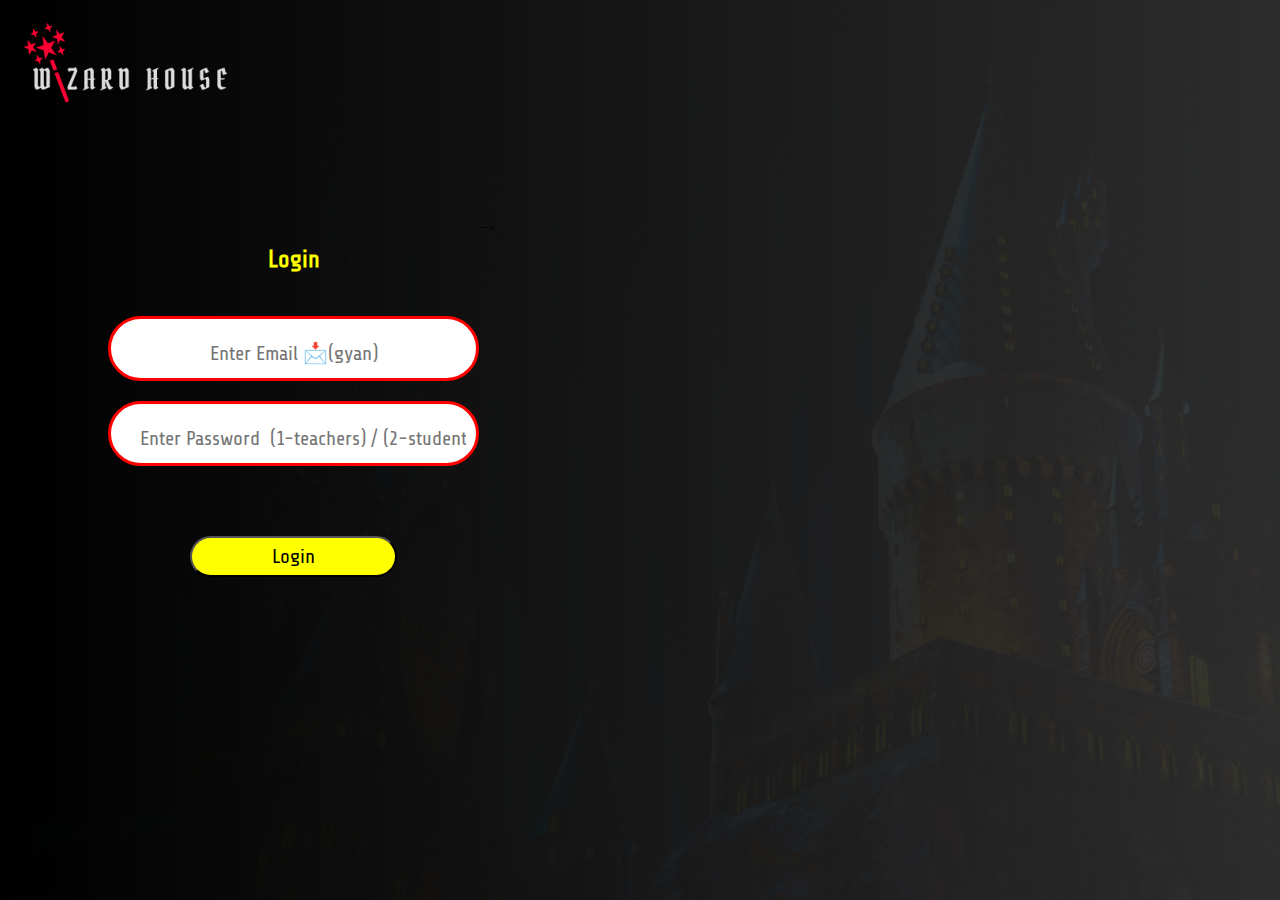
<file: ind.html>
<!-- @media only screen and (max-width: 600px)  -->
<!DOCTYPE html>
<html lang="en">
  <head>
    <meta charset="UTF-8" />
    <meta author="Dinesh G" content="Gryfindor" />
    <meta http-equiv="X-UA-Compatible" content="IE=edge" />
    <meta name="viewport" content="width=device-width, initial-scale=1.0" />
    <link rel="stylesheet" href="images/witch-hat.png" />
    <title>WIZARD HOUSE</title>
    <link rel="stylesheet" href="aim.css" />
  </head>
  <body>
    <a
        href="https://www.linkedin.com/in/dinesh-buddy-28b71b199/?lipi=urn%3Ali%3Apage%3Ad_flagship3_feed%3B6hfszE1rQWqmtwBRKRmQkQ%3D%3D"
        target="_blank"
        class="toplogo"
        ><img src="images/Group 72.png" alt="TopLogo" class="toplogo1"
      /></a>
    <main class="mm2">
        <form>
            <div class="log1">
                <h3 class="log13">Login</h3>
              <!-- <label for="username"><b>Username</b></label> -->
              <input
                type="email"
                placeholder="Enter Email 📩(gyan)"
                name="username"
                required
                class="log11 tt1"
                id="we"
              />
      
              <!-- <label for="password"><b>Password</b></label> -->
              <input
                type="password"
                placeholder="Enter Password  (1-teachers) / (2-students)"
                name="password"
                required
                class="log11 tt1"
                id="we1"
              />
      
              <div class="error" id="error-message"></div>
              <div class="btn2">
                <button type="button" onclick="login()" class="btn">Login</button>
              </div>
            </div>
          </form>
     
    </form> -->

    </main>
    <script src="epic.js"></script>
  </body>
</html>
</file>
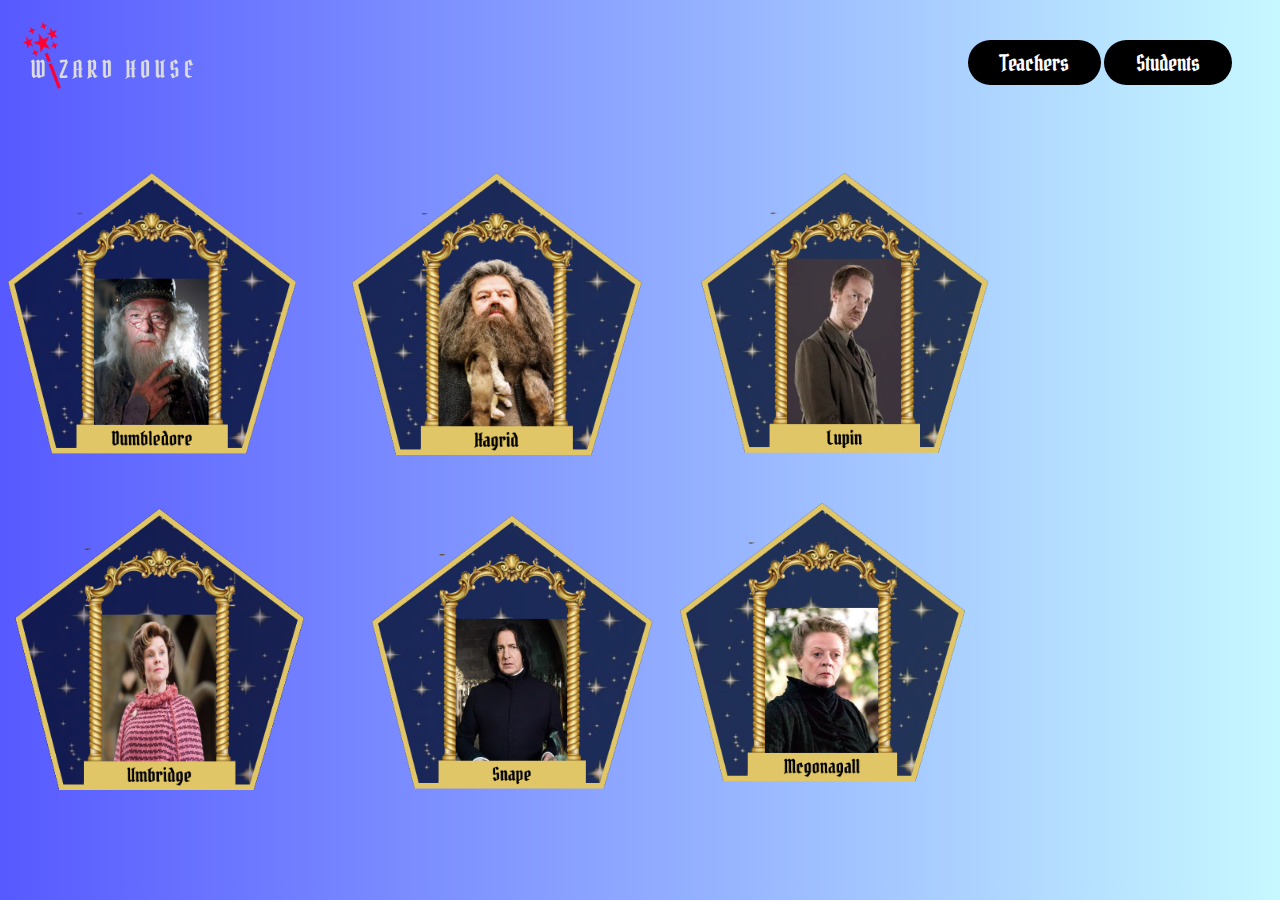
<file: DetailsPage/second.html>
<!DOCTYPE html>
<html lang="en">
  <head>
    <meta charset="UTF-8" />
    <meta http-equiv="X-UA-Compatible" content="IE=edge" />
    <meta name="viewport" content="width=device-width, initial-scale=1.0" />
    <title>testPage</title>
    <link rel="stylesheet" href="images1/wizard.png" />
    <link rel="stylesheet" href="dd.css" />
  </head>
  <body>
    <a
      href="https://www.linkedin.com/in/dinesh-buddy-28b71b199/?lipi=urn%3Ali%3Apage%3Ad_flagship3_feed%3B6hfszE1rQWqmtwBRKRmQkQ%3D%3D"
      target="_blank"
      class="toplogo"
      ><img src="images1/Group 72.png" alt="TopLogo" class="toplogo1"
    /></a>
    <div class="ttimg">
      <div class="imgtag1">
        <!-- <img
          src="images1/photo_2023-03-14_18-09-19.png"
          alt="Topimg"
          class="imggg1"
        /> -->
        <a href="#" class="llg1">Teachers</a>
        <!-- <img
          src="images1/photo_2023-03-14_18-09-21.png"
          alt="Topimg1"
          class="imggg1"
        /> -->
        <a href="#" class="llg1">Students </a>
      </div>
    </div>
    <div>
      <div class="card">
        <a>
          <img
            src="images1/cardimg1.png"
            alt="TeachersNAme"
            class="cardimg1"
            id="show1"
          />
        </a>
        <a href="https://details-three.vercel.app/">
          <img
            src="images1/cardimg2.png"
            alt="TeachersNAme"
            class="cardimg1"
            id="show1"
          />
        </a>

        <a href="https://details-three.vercel.app/">
          <img
            src="images1/cardimg3.png"
            alt="TeachersNAme"
            class="cardimg1"
            id="show1"
          />
        </a>

        <a href="https://details-three.vercel.app/">
          <img
            src="images1/Group 713.png"
            alt="TeachersNAme"
            class="cardimg1"
            id="show1"
          />
        </a>
        <a href="https://details-three.vercel.app/">
          <img
            src="images1/Group 7132.png"
            alt="TeachersNAme"
            class="cardimg1"
            id="show1"
          />
        </a>
        <a href="https://details-three.vercel.app/">
          <img
            src="images1/wer4.png"
            alt="TeachersNAme"
            class="cardimg1"
            id="show11"
          />
        </a>
      </div>
    </div>

    <!-- <h1>Testing</h1> -->
    <script src="epic1.js"></script>
  </body>
</html>
</file>
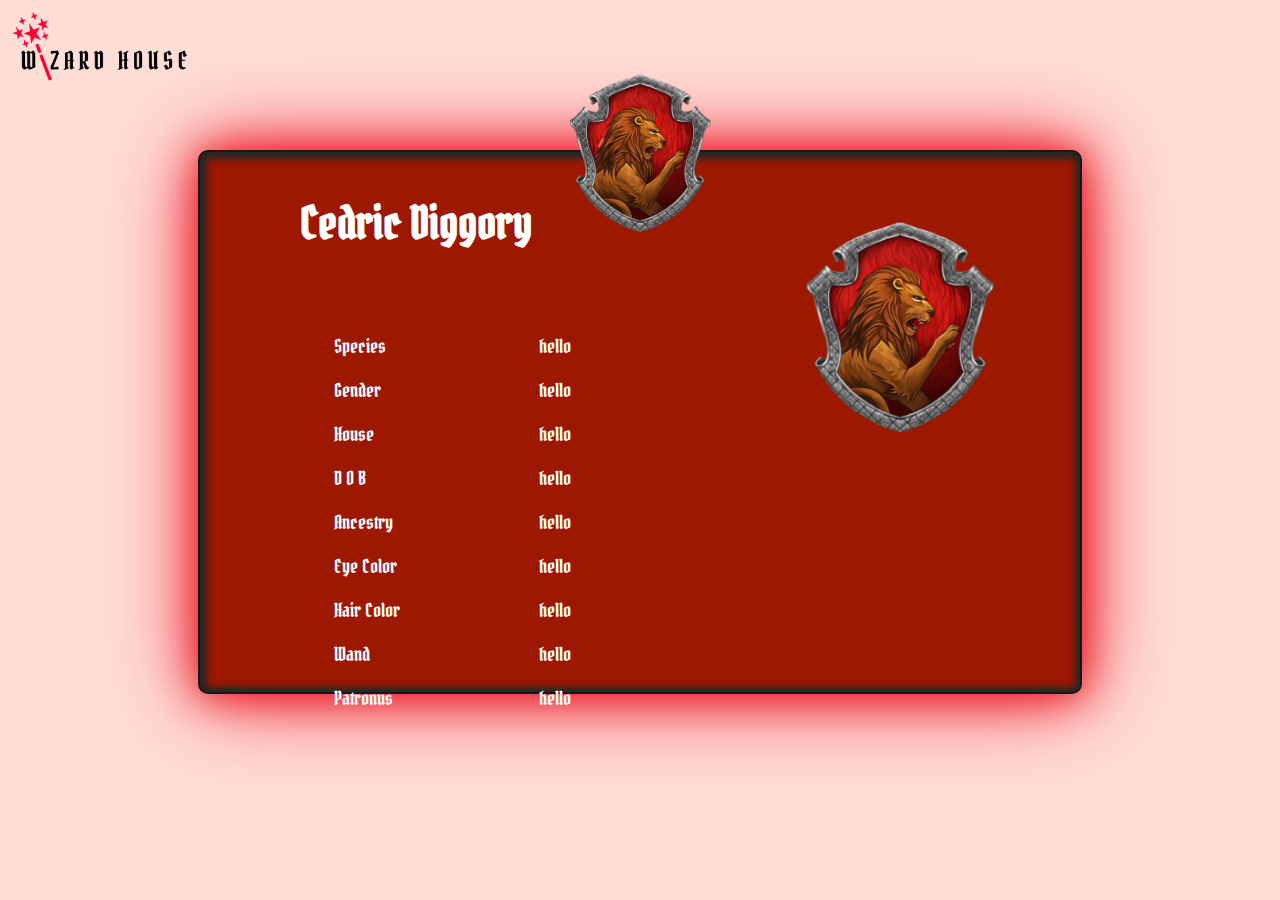
<file: DetailsPage/fifth/ind.html>
<!DOCTYPE html>
<html lang="en">
  <head>
    <meta charset="UTF-8" />
    <meta http-equiv="X-UA-Compatible" content="IE=edge" />
    <meta name="viewport" content="width=device-width, initial-scale=1.0" />
    <title>🪄</title>
    <link rel="stylesheet" href="ami.css" />
  </head>
  <body>
    <img src="images/Group 61.png" alt="Toplog" class="tplog" />
    <div class="summa1">
      <!-- <h2>Heloo</h2> -->

      <div class="wer2">
        <div class="imgholder">
          <img src="images/es.png" alt="" class="imgf1" />
        </div>
        <div class="txt4">
          <h2 class="txr4">Cedric Diggory</h2>
        </div>
        <div class="imgtah1">
          <img src="images/es.png" alt="" class="imgtah12" />
        </div>
      </div>
    </div>
    <div class="lst11">
      <ul class="lst1">
        <li class="bb1">Species</li>
        <li class="bb1">Gender</li>
        <li class="bb1">House</li>
        <li class="bb1">D O B</li>
        <li class="bb1">Ancestry</li>
        <li class="bb1">Eye Color</li>
        <li class="bb1">Hair Color</li>
        <li class="bb1">Wand</li>
        <li class="bb1">Patronus</li>
      </ul>
    </div>
    <div class="txt2">
      <ul class="lst1">
        <li class="sp1 sp">hello</li>
        <li class="sp2 sp">hello</li>
        <li class="sp3 sp">hello</li>
        <li class="sp4 sp">hello</li>
        <li class="sp5 sp">hello</li>
        <li class="sp6 sp">hello</li>
        <li class="sp7 sp">hello</li>
        <li class="sp8 sp">hello</li>
        <li class="sp9 sp">hello</li>
      </ul>
    </div>
    <script src="eoic.js"></script>
  </body>
</html>
</file>
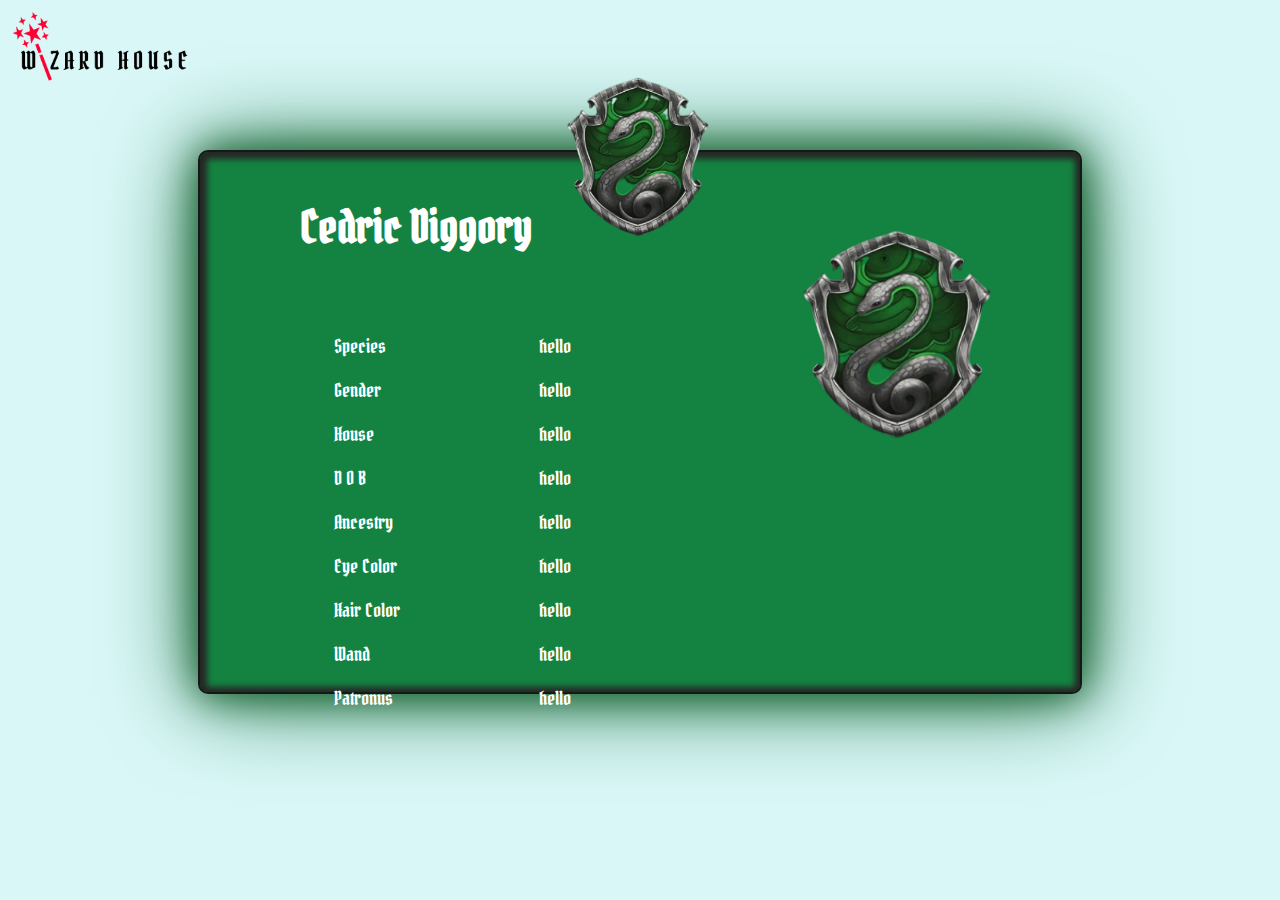
<file: DetailsPage/first/ind.html>
<!DOCTYPE html>
<html lang="en">
  <head>
    <meta charset="UTF-8" />
    <meta http-equiv="X-UA-Compatible" content="IE=edge" />
    <meta name="viewport" content="width=device-width, initial-scale=1.0" />
    <title>🪄</title>
    <link rel="stylesheet" href="ami.css" />
  </head>
  <body>
    <img src="images/Group 61.png" alt="Toplog" class="tplog" />
    <div class="summa1">
      <!-- <h2>Heloo</h2> -->

      <div class="wer2">
        <div class="imgholder">
          <img src="images/green.png" alt="" class="imgf1" />
        </div>
        <div class="txt4">
          <h2 class="txr4">Cedric Diggory</h2>
        </div>
        <div class="imgtah1">
          <img src="images/green.png" alt="" class="imgtah12" />
        </div>
      </div>
    </div>
    <div class="lst11">
      <ul class="lst1">
        <li class="bb1">Species</li>
        <li class="bb1">Gender</li>
        <li class="bb1">House</li>
        <li class="bb1">D O B</li>
        <li class="bb1">Ancestry</li>
        <li class="bb1">Eye Color</li>
        <li class="bb1">Hair Color</li>
        <li class="bb1">Wand</li>
        <li class="bb1">Patronus</li>
      </ul>
    </div>
    <div class="txt2">
      <ul class="lst1">
        <li class="sp1 sp">hello</li>
        <li class="sp2 sp">hello</li>
        <li class="sp3 sp">hello</li>
        <li class="sp4 sp">hello</li>
        <li class="sp5 sp">hello</li>
        <li class="sp6 sp">hello</li>
        <li class="sp7 sp">hello</li>
        <li class="sp8 sp">hello</li>
        <li class="sp9 sp">hello</li>
      </ul>
    </div>
    <script src="eoic.js"></script>
  </body>
</html>
</file>
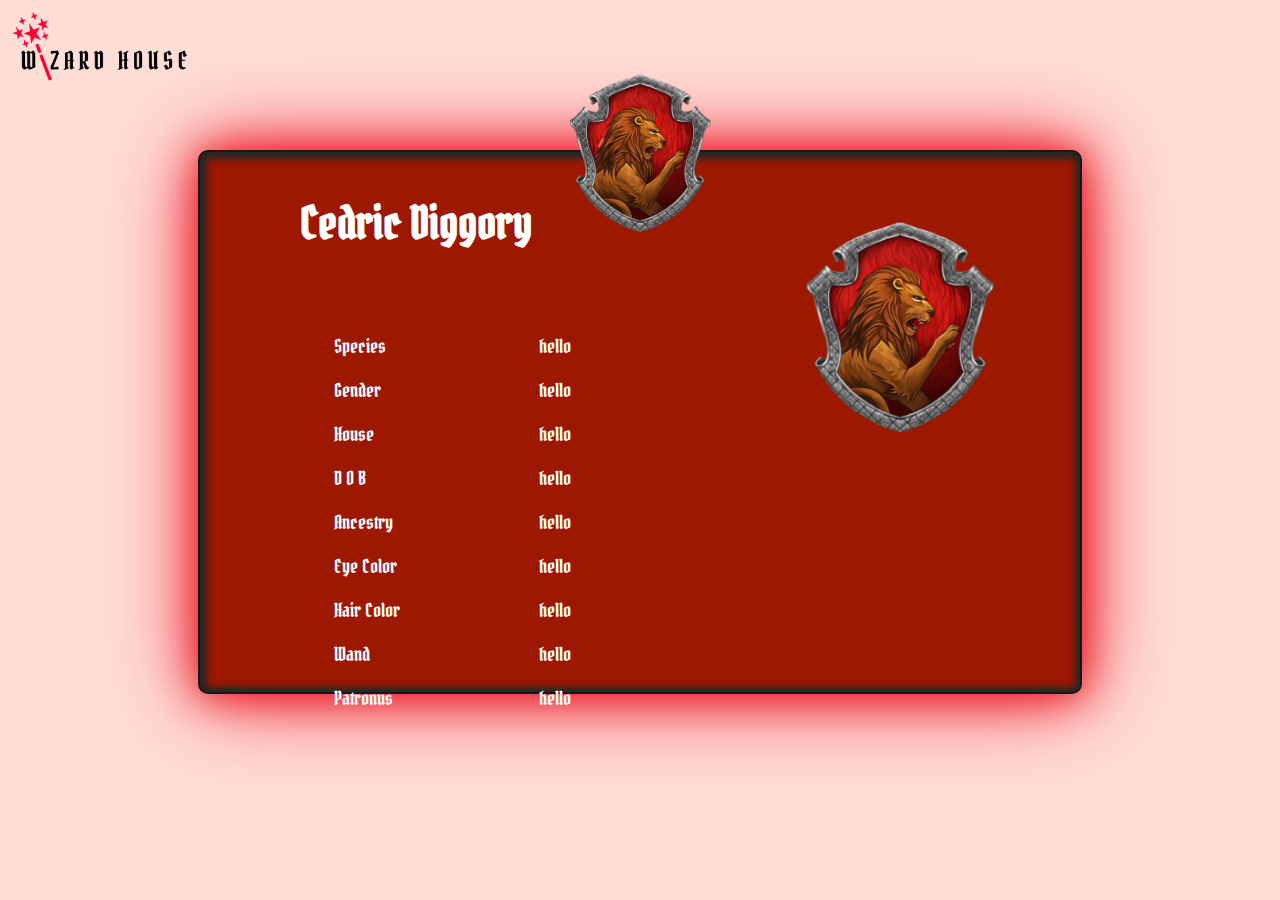
<file: nxtpage1/fifth/ind.html>
<!DOCTYPE html>
<html lang="en">
  <head>
    <meta charset="UTF-8" />
    <meta http-equiv="X-UA-Compatible" content="IE=edge" />
    <meta name="viewport" content="width=device-width, initial-scale=1.0" />
    <title>Hermione Granger🪄</title>
    <link rel="stylesheet" href="ami.css" />
  </head>
  <body>
    <img src="images/Group 61.png" alt="Toplog" class="tplog" />
    <div class="summa1">
      <!-- <h2>Heloo</h2> -->

      <div class="wer2">
        <div class="imgholder">
          <img src="images/es.png" alt="" class="imgf1" />
        </div>
        <div class="txt4">
          <h2 class="txr4">Cedric Diggory</h2>
        </div>
        <div class="imgtah1">
          <img src="images/es.png" alt="" class="imgtah12" />
        </div>
      </div>
    </div>
    <div class="lst11">
      <ul class="lst1">
        <li class="bb1">Species</li>
        <li class="bb1">Gender</li>
        <li class="bb1">House</li>
        <li class="bb1">D O B</li>
        <li class="bb1">Ancestry</li>
        <li class="bb1">Eye Color</li>
        <li class="bb1">Hair Color</li>
        <li class="bb1">Wand</li>
        <li class="bb1">Patronus</li>
      </ul>
    </div>
    <div class="txt2">
      <ul class="lst1">
        <li class="sp1 sp">hello</li>
        <li class="sp2 sp">hello</li>
        <li class="sp3 sp">hello</li>
        <li class="sp4 sp">hello</li>
        <li class="sp5 sp">hello</li>
        <li class="sp6 sp">hello</li>
        <li class="sp7 sp">hello</li>
        <li class="sp8 sp">hello</li>
        <li class="sp9 sp">hello</li>
      </ul>
    </div>
    <script src="eoic.js"></script>
  </body>
</html>
</file>
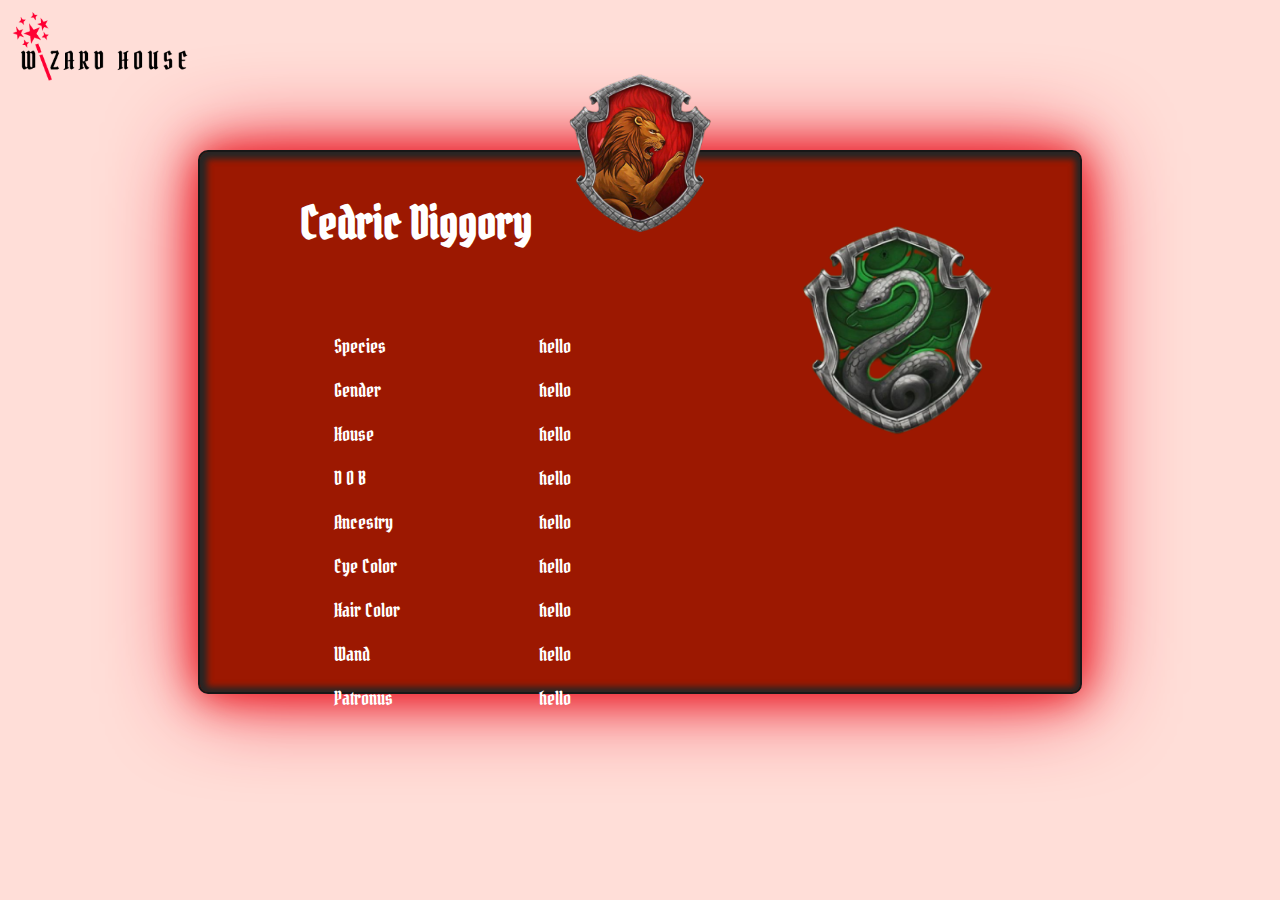
<file: nxtpage1/fouth/ind.html>
<!DOCTYPE html>
<html lang="en">
  <head>
    <meta charset="UTF-8" />
    <meta http-equiv="X-UA-Compatible" content="IE=edge" />
    <meta name="viewport" content="width=device-width, initial-scale=1.0" />
    <title>Harry Potter 🪄</title>
    <link rel="stylesheet" href="ami.css" />
  </head>
  <body>
    <img src="images/Group 61.png" alt="Toplog" class="tplog" />
    <div class="summa1">
      <!-- <h2>Heloo</h2> -->

      <div class="wer2">
        <div class="imgholder">
          <img src="images/es.png" alt="" class="imgf1" />
        </div>
        <div class="txt4">
          <h2 class="txr4">Cedric Diggory</h2>
        </div>
        <div class="imgtah1">
          <img src="images/green.png" alt="" class="imgtah12" />
        </div>
      </div>
    </div>
    <div class="lst11">
      <ul class="lst1">
        <li class="bb1">Species</li>
        <li class="bb1">Gender</li>
        <li class="bb1">House</li>
        <li class="bb1">D O B</li>
        <li class="bb1">Ancestry</li>
        <li class="bb1">Eye Color</li>
        <li class="bb1">Hair Color</li>
        <li class="bb1">Wand</li>
        <li class="bb1">Patronus</li>
      </ul>
    </div>
    <div class="txt2">
      <ul class="lst1">
        <li class="sp1 sp">hello</li>
        <li class="sp2 sp">hello</li>
        <li class="sp3 sp">hello</li>
        <li class="sp4 sp">hello</li>
        <li class="sp5 sp">hello</li>
        <li class="sp6 sp">hello</li>
        <li class="sp7 sp">hello</li>
        <li class="sp8 sp">hello</li>
        <li class="sp9 sp">hello</li>
      </ul>
    </div>
    <script src="eoic.js"></script>
  </body>
</html>
</file>
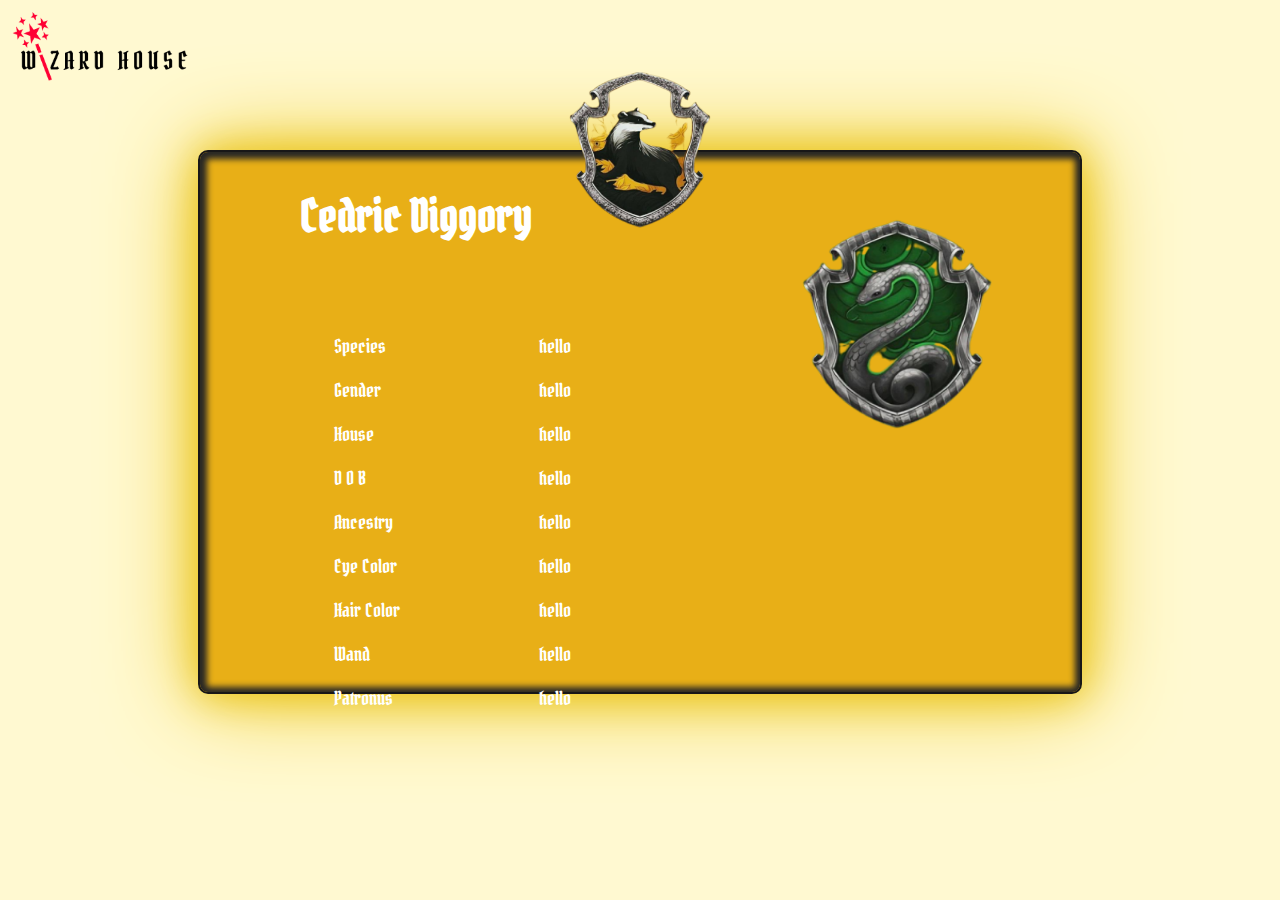
<file: nxtpage1/seconpage/ind.html>
<!DOCTYPE html>
<html lang="en">
  <head>
    <meta charset="UTF-8" />
    <meta http-equiv="X-UA-Compatible" content="IE=edge" />
    <meta name="viewport" content="width=device-width, initial-scale=1.0" />
    <title>Testing</title>
    <link rel="stylesheet" href="ami.css" />
  </head>
  <body>
    <img src="images/Group 61.png" alt="Toplog" class="tplog" />
    <div class="summa1">
      <!-- <h2>Heloo</h2> -->

      <div class="wer2">
        <div class="imgholder">
          <img src="images/yellow.png" alt="" class="imgf1" />
        </div>
        <div class="txt4">
          <h2>Cedric Diggory</h2>
        </div>
        <div class="imgtah1">
          <img src="images/green.png" alt="" class="imgtah12" />
        </div>
      </div>
    </div>
    <div class="lst11">
      <ul class="lst1">
        <li class="bb1">Species</li>
        <li class="bb1">Gender</li>
        <li class="bb1">House</li>
        <li class="bb1">D O B</li>
        <li class="bb1">Ancestry</li>
        <li class="bb1">Eye Color</li>
        <li class="bb1">Hair Color</li>
        <li class="bb1">Wand</li>
        <li class="bb1">Patronus</li>
      </ul>
    </div>
    <div class="txt2">
      <ul class="lst1">
        <li class="sp1 sp">hello</li>
        <li class="sp2 sp">hello</li>
        <li class="sp3 sp">hello</li>
        <li class="sp4 sp">hello</li>
        <li class="sp5 sp">hello</li>
        <li class="sp6 sp">hello</li>
        <li class="sp7 sp">hello</li>
        <li class="sp8 sp">hello</li>
        <li class="sp9 sp">hello</li>
      </ul>
    </div>
    <script src="eoic.js"></script>
  </body>
</html>
</file>
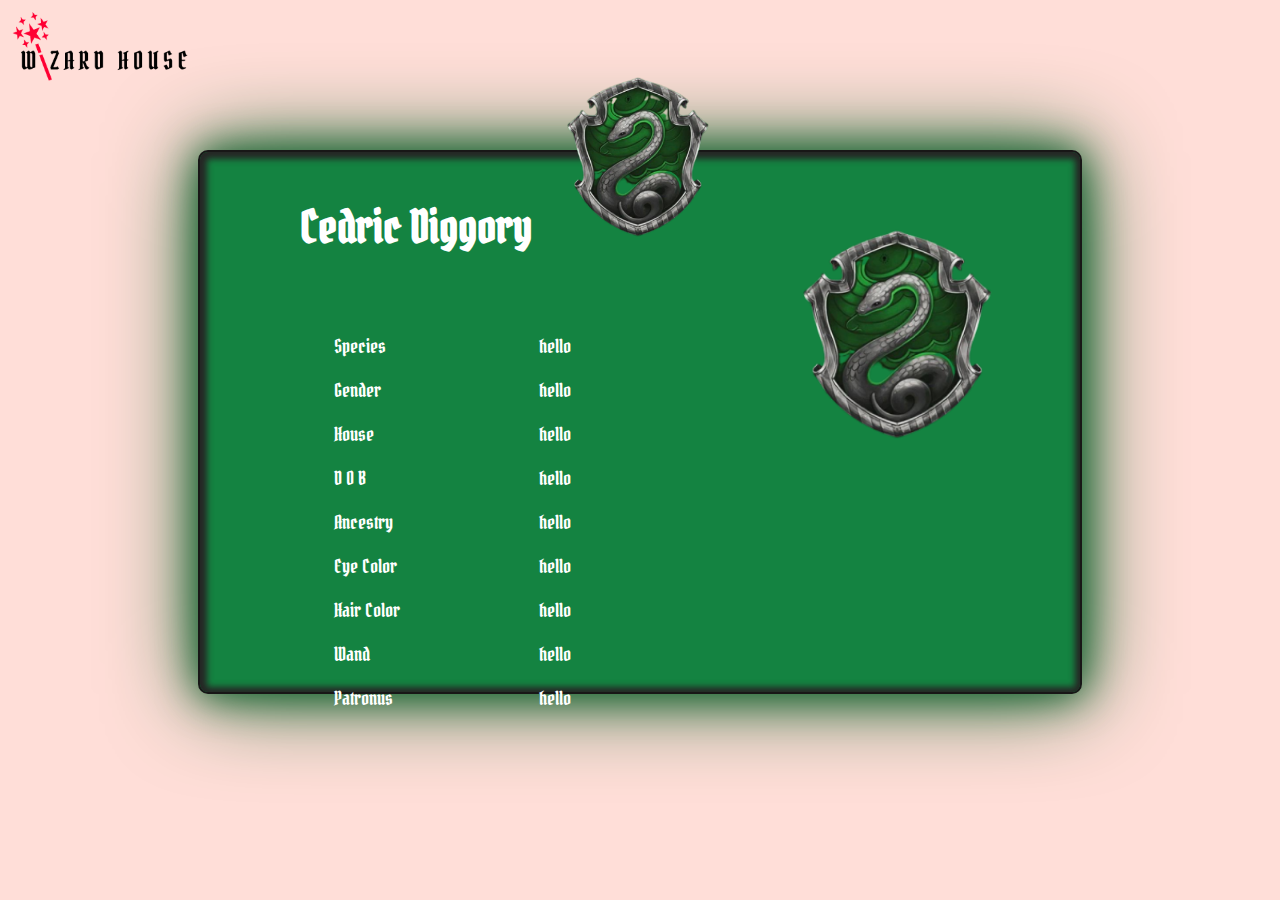
<file: nxtpage1/seveth/ind.html>
<!DOCTYPE html>
<html lang="en">
  <head>
    <meta charset="UTF-8" />
    <meta http-equiv="X-UA-Compatible" content="IE=edge" />
    <meta name="viewport" content="width=device-width, initial-scale=1.0" />
    <title>Draco Malfoy 🪄</title>
    <link rel="stylesheet" href="ami.css" />
  </head>
  <body>
    <img src="images/Group 61.png" alt="Toplog" class="tplog" />
    <div class="summa1">
      <!-- <h2>Heloo</h2> -->

      <div class="wer2">
        <div class="imgholder">
          <img src="images/green.png" alt="" class="imgf1" />
        </div>
        <div class="txt4">
          <h2 class="txr4">Cedric Diggory</h2>
        </div>
        <div class="imgtah1">
          <img src="images/green.png" alt="" class="imgtah12" />
        </div>
      </div>
    </div>
    <div class="lst11">
      <ul class="lst1">
        <li class="bb1">Species</li>
        <li class="bb1">Gender</li>
        <li class="bb1">House</li>
        <li class="bb1">D O B</li>
        <li class="bb1">Ancestry</li>
        <li class="bb1">Eye Color</li>
        <li class="bb1">Hair Color</li>
        <li class="bb1">Wand</li>
        <li class="bb1">Patronus</li>
      </ul>
    </div>
    <div class="txt2">
      <ul class="lst1">
        <li class="sp1 sp">hello</li>
        <li class="sp2 sp">hello</li>
        <li class="sp3 sp">hello</li>
        <li class="sp4 sp">hello</li>
        <li class="sp5 sp">hello</li>
        <li class="sp6 sp">hello</li>
        <li class="sp7 sp">hello</li>
        <li class="sp8 sp">hello</li>
        <li class="sp9 sp">hello</li>
      </ul>
    </div>
    <script src="eoic.js"></script>
  </body>
</html>
</file>
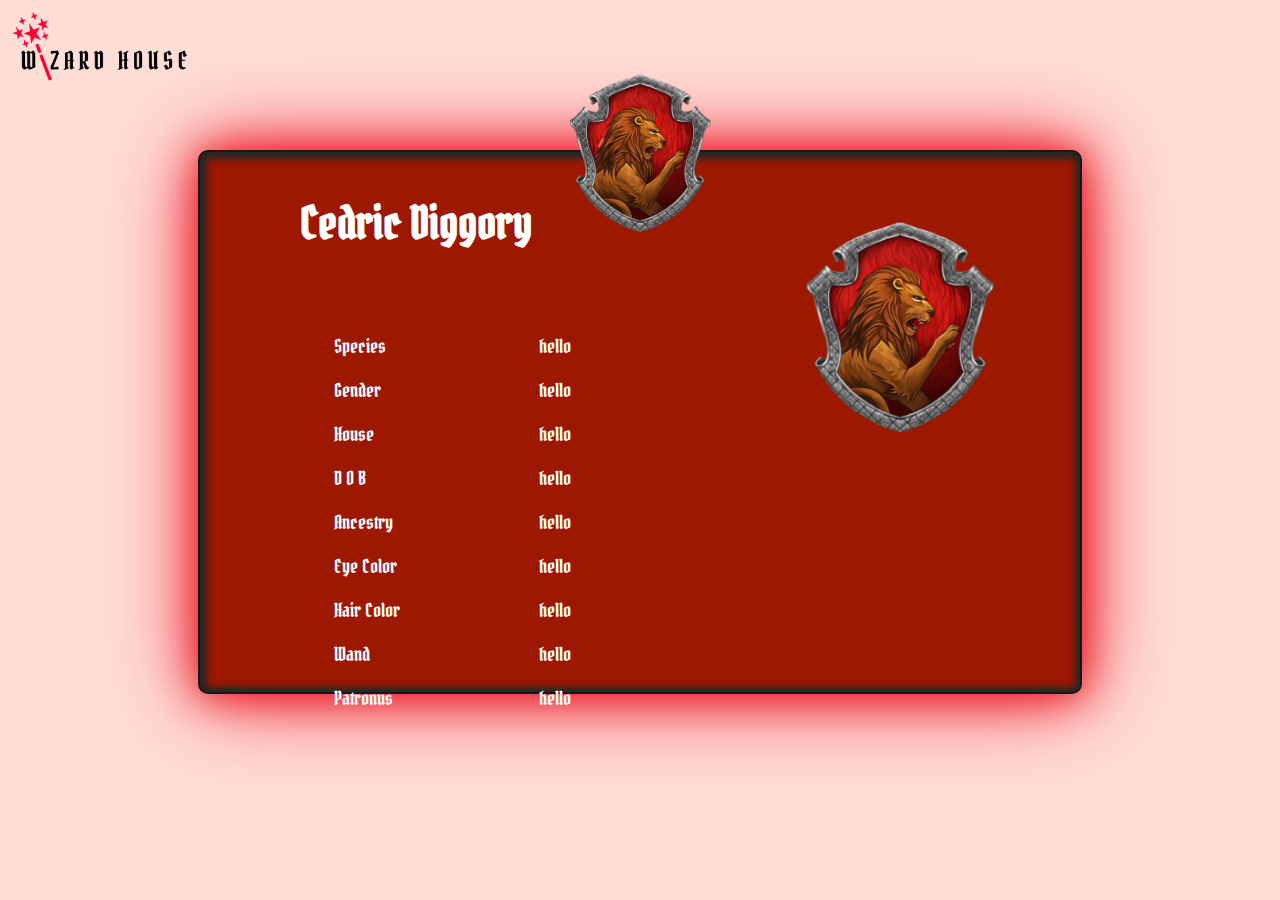
<file: nxtpage1/sixith/ind.html>
<!DOCTYPE html>
<html lang="en">
  <head>
    <meta charset="UTF-8" />
    <meta http-equiv="X-UA-Compatible" content="IE=edge" />
    <meta name="viewport" content="width=device-width, initial-scale=1.0" />
    <title>Ron Weasley 🪄</title>
    <link rel="stylesheet" href="ami.css" />
  </head>
  <body>
    <img src="images/Group 61.png" alt="Toplog" class="tplog" />
    <div class="summa1">
      <!-- <h2>Heloo</h2> -->

      <div class="wer2">
        <div class="imgholder">
          <img src="images/es.png" alt="" class="imgf1" />
        </div>
        <div class="txt4">
          <h2 class="txr4">Cedric Diggory</h2>
        </div>
        <div class="imgtah1">
          <img src="images/es.png" alt="" class="imgtah12" />
        </div>
      </div>
    </div>
    <div class="lst11">
      <ul class="lst1">
        <li class="bb1">Species</li>
        <li class="bb1">Gender</li>
        <li class="bb1">House</li>
        <li class="bb1">D O B</li>
        <li class="bb1">Ancestry</li>
        <li class="bb1">Eye Color</li>
        <li class="bb1">Hair Color</li>
        <li class="bb1">Wand</li>
        <li class="bb1">Patronus</li>
      </ul>
    </div>
    <div class="txt2">
      <ul class="lst1">
        <li class="sp1 sp">hello</li>
        <li class="sp2 sp">hello</li>
        <li class="sp3 sp">hello</li>
        <li class="sp4 sp">hello</li>
        <li class="sp5 sp">hello</li>
        <li class="sp6 sp">hello</li>
        <li class="sp7 sp">hello</li>
        <li class="sp8 sp">hello</li>
        <li class="sp9 sp">hello</li>
      </ul>
    </div>
    <script src="eoic.js"></script>
  </body>
</html>
</file>
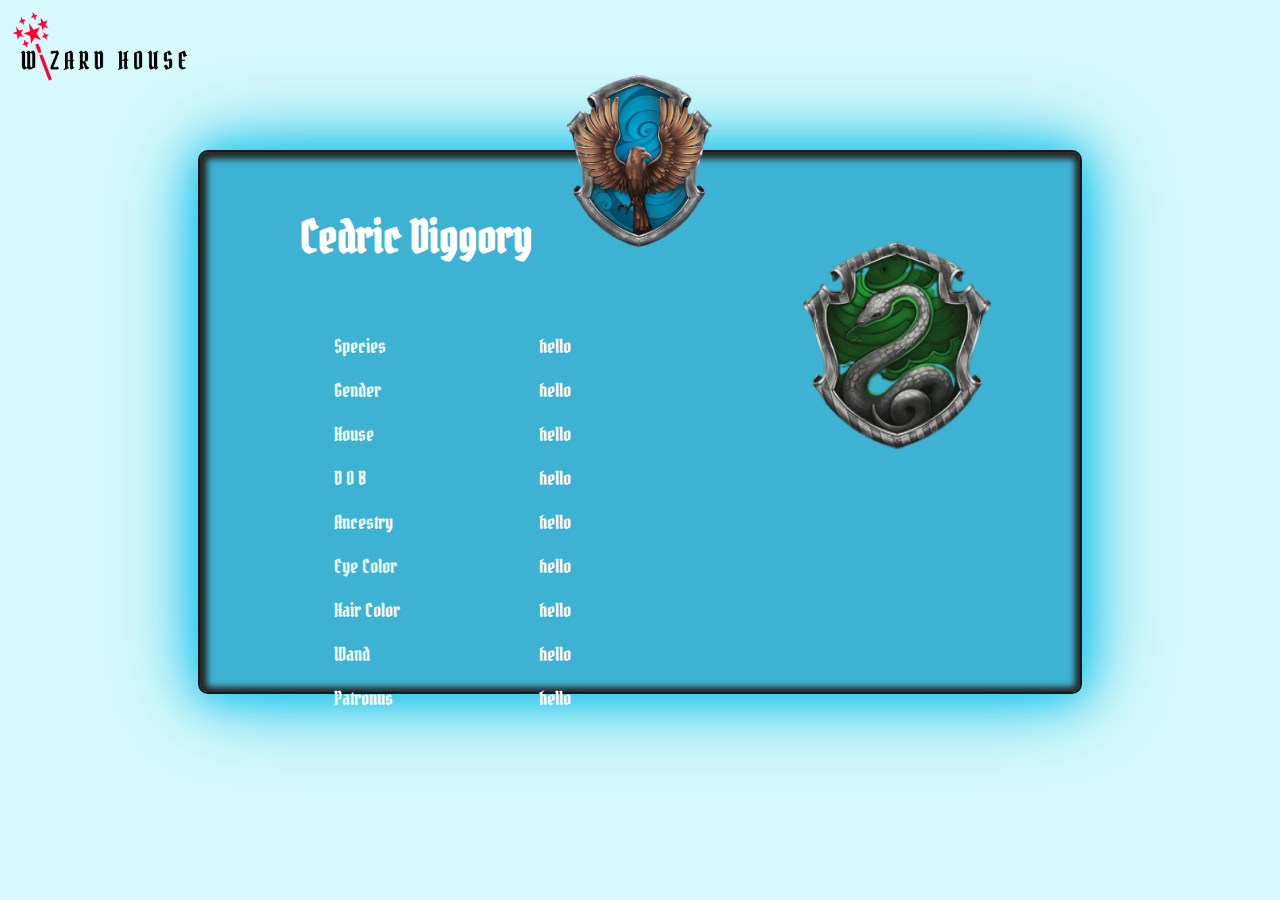
<file: nxtpage1/thirdpage/ind.html>
<!DOCTYPE html>
<html lang="en">
  <head>
    <meta charset="UTF-8" />
    <meta http-equiv="X-UA-Compatible" content="IE=edge" />
    <meta name="viewport" content="width=device-width, initial-scale=1.0" />
    <title>Testing</title>
    <link rel="stylesheet" href="ami.css" />
  </head>
  <body>
    <img src="images/Group 61.png" alt="Toplog" class="tplog" />
    <div class="summa1">
      <!-- <h2>Heloo</h2> -->

      <div class="wer2">
        <div class="imgholder">
          <img src="images/blue.png" alt="" class="imgf1" />
        </div>
        <div class="txt4">
          <h2 class="txr4">Cedric Diggory</h2>
        </div>
        <div class="imgtah1">
          <img src="images/green.png" alt="" class="imgtah12" />
        </div>
      </div>
    </div>
    <div class="lst11">
      <ul class="lst1">
        <li class="bb1">Species</li>
        <li class="bb1">Gender</li>
        <li class="bb1">House</li>
        <li class="bb1">D O B</li>
        <li class="bb1">Ancestry</li>
        <li class="bb1">Eye Color</li>
        <li class="bb1">Hair Color</li>
        <li class="bb1">Wand</li>
        <li class="bb1">Patronus</li>
      </ul>
    </div>
    <div class="txt2">
      <ul class="lst1">
        <li class="sp1 sp">hello</li>
        <li class="sp2 sp">hello</li>
        <li class="sp3 sp">hello</li>
        <li class="sp4 sp">hello</li>
        <li class="sp5 sp">hello</li>
        <li class="sp6 sp">hello</li>
        <li class="sp7 sp">hello</li>
        <li class="sp8 sp">hello</li>
        <li class="sp9 sp">hello</li>
      </ul>
    </div>
    <script src="eoic.js"></script>
  </body>
</html>
</file>
<file: aim.css>
@font-face {
  font-family: font1p;
  src: url("fonts/font1p.ttf");
}
html {
  font-size: 10px;
}
body {
  background: linear-gradient(90deg, rgb(0 0 0) 0.19%, rgb(0 0 0 / 75%) 102.56%),
    /* 90.23deg,
      rgb(0 0 0) 0.19%,
      rgba(0, 0, 0, 0.38) 102.56%
    ), */
      url("images/bg.png");
  background-size: cover;
  background-position: top;

  font-family: font1p;
}
.toplogo1 {
  width: 21rem;
  margin: 1rem;
}

.mm2 {
  display: flex;
  justify-content: flex-start;
  margin-top: 10rem;
  margin-left: 10rem;
}

.log1 {
  font-size: 2rem;
  color: yellow;
  display: flex;
  flex-direction: column;
  justify-content: flex-start;
  gap: 2rem;
  align-items: center;
  justify-content: space-between;
}
.btn {
  border-radius: 4rem;
  display: flex;
  font-family: font1p;
  font-weight: 10rem;
  font-size: 2rem;
  padding: 0.8rem 2rem 1rem 2rem;
  cursor: pointer;
  padding: 0.7rem 8rem 0.7rem 8rem;
  background-color: yellow;
}
.log11 {
  border-radius: 6rem;
  display: flex;
  border: 0.3rem solid red;
  font-size: 3.5rem;
  padding: 1rem;
  padding-left: 1rem;
  text-align: center;
  font-family: font1p;
}
.btn2 {
  display: flex;
  gap: 4rem;
  margin-top: 3rem;
}
.log11::placeholder {
  font-size: 2rem;
  font-weight: 20rem;
  padding: 1.9rem;
  font-family: font1p;
}
@media screen and (max-width: 400px) {
  body {
    background: linear-gradient(
        90deg,
        rgb(0 0 0) 0.19%,
        rgb(0 0 0 / 75%) 102.56%
      ),
      url("images/mobbg.png");
  }
  .log11 {
    border-radius: 6rem;
    display: flex;
    font-size: 2rem;
    padding: 1rem;
    padding-left: rem;
    /* text-align: center; */
    text-align: center;
  }
  .log11::placeholder {
    font-family: "Gill Sans", "Gill Sans MT", Calibri, "Trebuchet MS",
      sans-serif;
    font-size: 1.4rem;
    font-weight: 20rem;
    padding: 1.9rem;
  }
  .toplogo1 {
    width: 8rem;
  }
}
</file>
<file: DetailsPage/dd.css>
@font-face {
  font-family: ff3;
  src: url("fonts/ff3.ttf");
}
.tst1 {
  width: 1rem;
}
a {
  cursor: default;
}

body {
  font-family: ff3;
  background: linear-gradient(
    90deg,
    hsla(239, 100%, 67%, 1) 0%,
    hsla(187, 100%, 89%, 1) 100%
  );
}
/*  */
.txt1 {
  display: flex;
  justify-content: center;
  margin: 0;
  font-family: ff3;
}
.dia1 {
  width: 50rem;
  height: 40rem;
  background: linear-gradient(
    90deg,
    hsla(33, 100%, 53%, 1) 0%,
    hsla(58, 100%, 68%, 1) 100%
  );
  margin: 0;
  border-radius: 2rem;
  /* border: 0.5rem solid black; */
}
#show11 {
  width: 18rem;
  /* position: absolute;
  left: 27%; */
}
.card1 {
  display: flex;
  margin-top: 2rem;
}
.card {
  display: flex;
  /* justify-content: space-around; */
  justify-content: flex-start;
  flex-wrap: wrap;
  /* flex-grow: 1; */
  margin-top: 4rem;
  gap: 1rem;
}
.cardimg1 {
  /* transition: all 0.2s ease-in-out; */
  width: 20rem;
}
/* .cardimg1:hover {
  transform: scale(1.1);
} */

.toplogo1 {
  width: 11rem;
  margin: 0.6rem;
}
.ttimg {
  /* display: flex;
  justify-content: flex-end; */
  position: absolute;
  right: 3rem;
  top: 2rem;
  margin-top: 1rem;
}
.llg1 {
  margin: 0rem;
  text-decoration: none;
  color: white;
  background-color: black;
  padding-right: 2rem;
  padding-left: 2rem;
  padding-top: 0.5rem;
  padding-bottom: 0.5rem;
  font-size: 1.4rem;
  border-radius: 2rem;
}
.imggg1 {
  width: 4.5rem;
  position: absolute;
  top: 0;
  right: 10rem;
}
@media screen and (max-width: 400px) {
  .toplogo1 {
    width: 6rem;
    margin: 0.6rem;
  }
  .llg1 {
    font-size: 0;
    padding: 0;
  }
  .dia1 {
    width: 2rem;
  }
}
</file>
<file: DetailsPage/fifth/ami.css>
body {
  background: #ffded8;
  /* color: black; */
  font-family: ff3;
}
@font-face {
  font-family: ff3;
  src: url("fonts/ff3.ttf");
}
html {
  font-size: 10px;
}
.imgtah12 {
  width: 20rem;
  height: 22rem;
  /* padding-right: 8rem;
    /* margin-top: -11rem; */
  border-radius: 2rem;
}
.imgtah1 {
  display: flex;
  justify-content: flex-end;
  margin-top: -7rem;
  padding-right: 8rem;
  border-radius: 2rem;
}
.txt4 {
  display: flex;
  justify-content: flex-start;
  padding-left: 10rem;
  margin-top: -8rem;
  font-size: 3rem;
  color: white;
  cursor: default;
}
.bb1 {
  padding-bottom: 2rem;
}
.sp {
  padding-bottom: 2rem;
}
.txt2 {
  position: absolute;
  top: 35%;
  left: 39%;
  list-style: none;
  font-family: ff3;
  font-size: 1.9rem;
  color: white;
  cursor: default;
}
.lst1 {
  position: absolute;
  top: 35%;
  left: 23%;
  list-style: none;
  font-family: ff3;
  font-size: 1.9rem;
  color: white;
  cursor: default;
}

.wet4 {
  width: 10rem;
}
.imgholder {
  display: flex;
  justify-content: center;
}
.imgf1 {
  width: 15rem;
  margin-top: -8rem;
}

.wer2 {
  width: 88rem;
  height: 54rem;
  background-color: #9c1801;
  /* color: wheat; */
  box-shadow: 1px 1px 90px rgb(234, 20, 41), 1px 1px 40px rgb(234, 23, 20),
    inset 1px 1px 6px 6px #262625;
  border: 0.2rem solid rgb(24, 23, 23);
  /* box-shadow: inset 0px 0px 6px 6px #262625; */
  border-radius: 1rem;
  /* margin-top: 0; */
}
.tplog {
  width: 18rem;
}
.summa1 {
  display: flex;
  justify-content: center;
  align-items: center;
  margin-top: 6rem;
  /* margin: 1rem; */
}

@media only screen and (max-width: 400px) {
  .wer2 {
    width: 29rem;
    height: 52rem;
  }
  .summa1 {
    margin-top: 5rem;
  }
  .tplog {
    width: 8rem;
  }
  .imgf1 {
    width: 6rem;
    height: 6rem;
    margin-top: -4rem;
  }
  .txt2 {
    position: absolute;
    top: 40%;
    left: 39%;
    list-style: none;
    font-family: ff3;
    font-size: 3rem;
    color: white;
  }
  .lst1 {
    position: absolute;
    top: 40%;
    left: 23%;
    list-style: none;
    font-family: ff3;
    font-size: 1.4rem;
    /* margin-left: -1rem; */
    color: white;
  }
  .txt4 {
    font-size: 1rem;
    position: absolute;
    top: 47%;
  }
  .imgtah12 {
    width: 8rem;
    height: 9rem;
    border-radius: 2rem;
    position: absolute;
    top: 20%;
    left: 38%;
  }
}
</file>
<file: DetailsPage/first/ami.css>
body {
  background: #d9f7f7;
  /* color: black; */
  font-family: ff3;
}
@font-face {
  font-family: ff3;
  src: url("fonts/ff3.ttf");
}
html {
  font-size: 10px;
}
.imgtah12 {
  width: 20rem;
  height: 22rem;
  /* padding-right: 8rem;
  /* margin-top: -11rem; */
  border-radius: 2rem;
}
.imgtah1 {
  display: flex;
  justify-content: flex-end;
  margin-top: -7rem;
  padding-right: 8rem;
  border-radius: 2rem;
}
.txt4 {
  display: flex;
  justify-content: flex-start;
  padding-left: 10rem;
  margin-top: -8rem;
  font-size: 3rem;
  color: white;
  cursor: default;
}
.bb1 {
  padding-bottom: 2rem;
}
.sp {
  padding-bottom: 2rem;
}
.txt2 {
  position: absolute;
  top: 35%;
  left: 39%;
  list-style: none;
  font-family: ff3;
  font-size: 1.9rem;
  color: white;
  cursor: default;
}
.lst1 {
  position: absolute;
  top: 35%;
  left: 23%;
  list-style: none;
  font-family: ff3;
  font-size: 1.9rem;
  color: white;
  cursor: default;
}

.wet4 {
  width: 10rem;
}
.imgholder {
  display: flex;
  justify-content: center;
}
.imgf1 {
  width: 15rem;
  margin-top: -8rem;
}

.wer2 {
  width: 88rem;
  height: 54rem;
  background-color: #148341;
  /* color: wheat; */
  box-shadow: 1px 1px 90px rgb(12, 99, 42), 1px 1px 40px rgb(15, 85, 37),
    inset 1px 1px 6px 6px #262625;
  border: 0.2rem solid rgb(24, 23, 23);
  /* box-shadow: inset 0px 0px 6px 6px #262625; */
  border-radius: 1rem;
  /* margin-top: 0; */
}
.tplog {
  width: 18rem;
}
.summa1 {
  display: flex;
  justify-content: center;
  align-items: center;
  margin-top: 6rem;
  /* margin: 1rem; */
}

@media only screen and (max-width: 400px) {
  .wer2 {
    width: 29rem;
    height: 52rem;
  }
  .summa1 {
    margin-top: 5rem;
  }
  .tplog {
    width: 8rem;
  }
  .imgf1 {
    width: 6rem;
    height: 6rem;
    margin-top: -4rem;
  }
  .txt2 {
    position: absolute;
    top: 40%;
    left: 39%;
    list-style: none;
    font-family: ff3;
    font-size: 3rem;
    color: white;
  }
  .lst1 {
    position: absolute;
    top: 40%;
    left: 23%;
    list-style: none;
    font-family: ff3;
    font-size: 1.4rem;
    /* margin-left: -1rem; */
    color: white;
  }
  .txt4 {
    font-size: 1rem;
    position: absolute;
    top: 47%;
  }
  .imgtah12 {
    width: 8rem;
    height: 9rem;
    border-radius: 2rem;
    position: absolute;
    top: 20%;
    left: 38%;
  }
}
</file>
<file: nxtpage1/fifth/ami.css>
body {
  background: #ffded8;
  /* color: black; */
  font-family: ff3;
}
@font-face {
  font-family: ff3;
  src: url("fonts/ff3.ttf");
}
html {
  font-size: 10px;
}
.imgtah12 {
  width: 20rem;
  height: 22rem;
  /* padding-right: 8rem;
  /* margin-top: -11rem; */
  border-radius: 2rem;
}
.imgtah1 {
  display: flex;
  justify-content: flex-end;
  margin-top: -7rem;
  padding-right: 8rem;
  border-radius: 2rem;
}
.txt4 {
  display: flex;
  justify-content: flex-start;
  padding-left: 10rem;
  margin-top: -8rem;
  font-size: 3rem;
  color: white;
  cursor: default;
}
.bb1 {
  padding-bottom: 2rem;
}
.sp {
  padding-bottom: 2rem;
}
.txt2 {
  position: absolute;
  top: 35%;
  left: 39%;
  list-style: none;
  font-family: ff3;
  font-size: 1.9rem;
  color: white;
  cursor: default;
}
.lst1 {
  position: absolute;
  top: 35%;
  left: 23%;
  list-style: none;
  font-family: ff3;
  font-size: 1.9rem;
  color: white;
  cursor: default;
}

.wet4 {
  width: 10rem;
}
.imgholder {
  display: flex;
  justify-content: center;
}
.imgf1 {
  width: 15rem;
  margin-top: -8rem;
}

.wer2 {
  width: 88rem;
  height: 54rem;
  background-color: #9c1801;
  /* color: wheat; */
  box-shadow: 1px 1px 90px rgb(234, 20, 41), 1px 1px 40px rgb(234, 23, 20),
    inset 1px 1px 6px 6px #262625;
  border: 0.2rem solid rgb(24, 23, 23);
  /* box-shadow: inset 0px 0px 6px 6px #262625; */
  border-radius: 1rem;
  /* margin-top: 0; */
}
.tplog {
  width: 18rem;
}
.summa1 {
  display: flex;
  justify-content: center;
  align-items: center;
  margin-top: 6rem;
  /* margin: 1rem; */
}

@media only screen and (max-width: 400px) {
  .wer2 {
    width: 29rem;
    height: 52rem;
  }
  .summa1 {
    margin-top: 5rem;
  }
  .tplog {
    width: 8rem;
  }
  .imgf1 {
    width: 6rem;
    height: 6rem;
    margin-top: -4rem;
  }
  .txt2 {
    position: absolute;
    top: 40%;
    left: 39%;
    list-style: none;
    font-family: ff3;
    font-size: 3rem;
    color: white;
  }
  .lst1 {
    position: absolute;
    top: 40%;
    left: 23%;
    list-style: none;
    font-family: ff3;
    font-size: 1.4rem;
    /* margin-left: -1rem; */
    color: white;
  }
  .txt4 {
    font-size: 1rem;
    position: absolute;
    top: 47%;
  }
  .imgtah12 {
    width: 8rem;
    height: 9rem;
    border-radius: 2rem;
    position: absolute;
    top: 20%;
    left: 38%;
  }
}
</file>
<file: nxtpage1/fouth/ami.css>
body {
  background: #ffded8;
  /* color: black; */
  font-family: ff3;
}
@font-face {
  font-family: ff3;
  src: url("fonts/ff3.ttf");
}
html {
  font-size: 10px;
}
.imgtah12 {
  width: 20rem;
  height: 22rem;
  /* padding-right: 8rem;
  /* margin-top: -11rem; */
  border-radius: 2rem;
}
.imgtah1 {
  display: flex;
  justify-content: flex-end;
  margin-top: -7rem;
  padding-right: 8rem;
  border-radius: 2rem;
}
.txt4 {
  display: flex;
  justify-content: flex-start;
  padding-left: 10rem;
  margin-top: -8rem;
  font-size: 3rem;
  color: white;
}
.bb1 {
  padding-bottom: 2rem;
}
.sp {
  padding-bottom: 2rem;
}
.txt2 {
  position: absolute;
  top: 35%;
  left: 39%;
  list-style: none;
  font-family: ff3;
  font-size: 1.9rem;
  color: white;
}
.lst1 {
  position: absolute;
  top: 35%;
  left: 23%;
  list-style: none;
  font-family: ff3;
  font-size: 1.9rem;
  color: white;
}

.wet4 {
  width: 10rem;
}
.imgholder {
  display: flex;
  justify-content: center;
}
.imgf1 {
  width: 15rem;
  margin-top: -8rem;
}

.wer2 {
  width: 88rem;
  height: 54rem;
  background-color: #9c1801;
  /* color: wheat; */
  box-shadow: 1px 1px 90px rgb(234, 20, 41), 1px 1px 40px rgb(234, 23, 20),
    inset 1px 1px 6px 6px #262625;
  border: 0.2rem solid rgb(24, 23, 23);
  /* box-shadow: inset 0px 0px 6px 6px #262625; */
  border-radius: 1rem;
  /* margin-top: 0; */
}
.tplog {
  width: 18rem;
}
.summa1 {
  display: flex;
  justify-content: center;
  align-items: center;
  margin-top: 6rem;
  /* margin: 1rem; */
}

@media only screen and (max-width: 400px) {
  .wer2 {
    width: 29rem;
    height: 52rem;
  }
  .summa1 {
    margin-top: 5rem;
  }
  .tplog {
    width: 8rem;
  }
  .imgf1 {
    width: 6rem;
    height: 6rem;
    margin-top: -4rem;
  }
  .txt2 {
    position: absolute;
    top: 40%;
    left: 39%;
    list-style: none;
    font-family: ff3;
    font-size: 3rem;
    color: white;
  }
  .lst1 {
    position: absolute;
    top: 40%;
    left: 23%;
    list-style: none;
    font-family: ff3;
    font-size: 1.4rem;
    /* margin-left: -1rem; */
    color: white;
  }
  .txt4 {
    font-size: 1rem;
    position: absolute;
    top: 47%;
  }
  .imgtah12 {
    width: 8rem;
    height: 9rem;
    border-radius: 2rem;
    position: absolute;
    top: 20%;
    left: 38%;
  }
}
</file>
<file: nxtpage1/seconpage/ami.css>
body {
  background: #fff9d1;
  /* color: black; */
  font-family: ff3;
}
@font-face {
  font-family: ff3;
  src: url("fonts/ff3.ttf");
}
html {
  font-size: 10px;
}
.imgtah12 {
  width: 20rem;
  height: 22rem;
  /* padding-right: 8rem;
  /* margin-top: -11rem; */
  border-radius: 2rem;
}
.imgtah1 {
  display: flex;
  justify-content: flex-end;
  margin-top: -7rem;
  padding-right: 8rem;
  border-radius: 2rem;
}
.txt4 {
  display: flex;
  justify-content: flex-start;
  padding-left: 10rem;
  margin-top: -8rem;
  font-size: 3rem;
  color: white;
}
.bb1 {
  padding-bottom: 2rem;
}
.sp {
  padding-bottom: 2rem;
}
.txt2 {
  position: absolute;
  top: 35%;
  left: 39%;
  list-style: none;
  font-family: ff3;
  font-size: 1.9rem;
  color: white;
}
.lst1 {
  position: absolute;
  top: 35%;
  left: 23%;
  list-style: none;
  font-family: ff3;
  font-size: 1.9rem;
  color: white;
}

.wet4 {
  width: 10rem;
}
.imgholder {
  display: flex;
  justify-content: center;
}
.imgf1 {
  width: 15rem;
  margin-top: -8rem;
}

.wer2 {
  width: 88rem;
  height: 54rem;
  background-color: #e8af17;
  color: wheat;
  box-shadow: 1px 1px 90px rgb(234, 195, 20), 1px 1px 40px rgb(234, 195, 20),
    inset 1px 1px 6px 6px #262625;
  border: 0.2rem solid rgb(24, 23, 23);
  /* box-shadow: inset 0px 0px 6px 6px #262625; */
  border-radius: 1rem;
  /* margin-top: 0; */
}
.tplog {
  width: 18rem;
}
.summa1 {
  display: flex;
  justify-content: center;
  align-items: center;
  margin-top: 6rem;
  /* margin: 1rem; */
}

@media only screen and (max-width: 400px) {
  .wer2 {
    width: 29rem;
    height: 52rem;
  }
  .summa1 {
    margin-top: 5rem;
  }
  .tplog {
    width: 8rem;
  }
  .imgf1 {
    width: 6rem;
    height: 6rem;
    margin-top: -4rem;
  }
  .txt2 {
    position: absolute;
    top: 40%;
    left: 39%;
    list-style: none;
    font-family: ff3;
    font-size: 3rem;
    color: white;
  }
  .lst1 {
    position: absolute;
    top: 40%;
    left: 23%;
    list-style: none;
    font-family: ff3;
    font-size: 1.4rem;
    /* margin-left: -1rem; */
    color: white;
  }
  .txt4 {
    font-size: 1rem;
    position: absolute;
    top: 47%;
  }
  .imgtah12 {
    width: 8rem;
    height: 9rem;
    border-radius: 2rem;
    position: absolute;
    top: 20%;
    left: 38%;
  }
}
</file>
<file: nxtpage1/seveth/ami.css>
body {
  background: #ffded8;
  /* color: black; */
  font-family: ff3;
}
@font-face {
  font-family: ff3;
  src: url("fonts/ff3.ttf");
}
html {
  font-size: 10px;
}
.imgtah12 {
  width: 20rem;
  height: 22rem;
  /* padding-right: 8rem;
  /* margin-top: -11rem; */
  border-radius: 2rem;
}
.imgtah1 {
  display: flex;
  justify-content: flex-end;
  margin-top: -7rem;
  padding-right: 8rem;
  border-radius: 2rem;
}
.txt4 {
  display: flex;
  justify-content: flex-start;
  padding-left: 10rem;
  margin-top: -8rem;
  font-size: 3rem;
  color: white;
  cursor: default;
}
.bb1 {
  padding-bottom: 2rem;
}
.sp {
  padding-bottom: 2rem;
}
.txt2 {
  position: absolute;
  top: 35%;
  left: 39%;
  list-style: none;
  font-family: ff3;
  font-size: 1.9rem;
  color: white;
  cursor: default;
}
.lst1 {
  position: absolute;
  top: 35%;
  left: 23%;
  list-style: none;
  font-family: ff3;
  font-size: 1.9rem;
  color: white;
  cursor: default;
}

.wet4 {
  width: 10rem;
}
.imgholder {
  display: flex;
  justify-content: center;
}
.imgf1 {
  width: 15rem;
  margin-top: -8rem;
}

.wer2 {
  width: 88rem;
  height: 54rem;
  background-color: #148341;
  /* color: wheat; */
  box-shadow: 1px 1px 90px rgb(12, 99, 42), 1px 1px 40px rgb(15, 85, 37),
    inset 1px 1px 6px 6px #262625;
  border: 0.2rem solid rgb(24, 23, 23);
  /* box-shadow: inset 0px 0px 6px 6px #262625; */
  border-radius: 1rem;
  /* margin-top: 0; */
}
.tplog {
  width: 18rem;
}
.summa1 {
  display: flex;
  justify-content: center;
  align-items: center;
  margin-top: 6rem;
  /* margin: 1rem; */
}

@media only screen and (max-width: 400px) {
  .wer2 {
    width: 29rem;
    height: 52rem;
  }
  .summa1 {
    margin-top: 5rem;
  }
  .tplog {
    width: 8rem;
  }
  .imgf1 {
    width: 6rem;
    height: 6rem;
    margin-top: -4rem;
  }
  .txt2 {
    position: absolute;
    top: 40%;
    left: 39%;
    list-style: none;
    font-family: ff3;
    font-size: 3rem;
    color: white;
  }
  .lst1 {
    position: absolute;
    top: 40%;
    left: 23%;
    list-style: none;
    font-family: ff3;
    font-size: 1.4rem;
    /* margin-left: -1rem; */
    color: white;
  }
  .txt4 {
    font-size: 1rem;
    position: absolute;
    top: 47%;
  }
  .imgtah12 {
    width: 8rem;
    height: 9rem;
    border-radius: 2rem;
    position: absolute;
    top: 20%;
    left: 38%;
  }
}
</file>
<file: nxtpage1/sixith/ami.css>
body {
  background: #ffded8;
  /* color: black; */
  font-family: ff3;
}
@font-face {
  font-family: ff3;
  src: url("fonts/ff3.ttf");
}
html {
  font-size: 10px;
}
.imgtah12 {
  width: 20rem;
  height: 22rem;
  /* padding-right: 8rem;
  /* margin-top: -11rem; */
  border-radius: 2rem;
}
.imgtah1 {
  display: flex;
  justify-content: flex-end;
  margin-top: -7rem;
  padding-right: 8rem;
  border-radius: 2rem;
}
.txt4 {
  display: flex;
  justify-content: flex-start;
  padding-left: 10rem;
  margin-top: -8rem;
  font-size: 3rem;
  color: white;
  cursor: default;
}
.bb1 {
  padding-bottom: 2rem;
}
.sp {
  padding-bottom: 2rem;
}
.txt2 {
  position: absolute;
  top: 35%;
  left: 39%;
  list-style: none;
  font-family: ff3;
  font-size: 1.9rem;
  color: white;
  cursor: default;
}
.lst1 {
  position: absolute;
  top: 35%;
  left: 23%;
  list-style: none;
  font-family: ff3;
  font-size: 1.9rem;
  color: white;
  cursor: default;
}

.wet4 {
  width: 10rem;
}
.imgholder {
  display: flex;
  justify-content: center;
}
.imgf1 {
  width: 15rem;
  margin-top: -8rem;
}

.wer2 {
  width: 88rem;
  height: 54rem;
  background-color: #9c1801;
  /* color: wheat; */
  box-shadow: 1px 1px 90px rgb(234, 20, 41), 1px 1px 40px rgb(234, 23, 20),
    inset 1px 1px 6px 6px #262625;
  border: 0.2rem solid rgb(24, 23, 23);
  /* box-shadow: inset 0px 0px 6px 6px #262625; */
  border-radius: 1rem;
  /* margin-top: 0; */
}
.tplog {
  width: 18rem;
}
.summa1 {
  display: flex;
  justify-content: center;
  align-items: center;
  margin-top: 6rem;
  /* margin: 1rem; */
}

@media only screen and (max-width: 400px) {
  .wer2 {
    width: 29rem;
    height: 52rem;
  }
  .summa1 {
    margin-top: 5rem;
  }
  .tplog {
    width: 8rem;
  }
  .imgf1 {
    width: 6rem;
    height: 6rem;
    margin-top: -4rem;
  }
  .txt2 {
    position: absolute;
    top: 40%;
    left: 39%;
    list-style: none;
    font-family: ff3;
    font-size: 3rem;
    color: white;
  }
  .lst1 {
    position: absolute;
    top: 40%;
    left: 23%;
    list-style: none;
    font-family: ff3;
    font-size: 1.4rem;
    /* margin-left: -1rem; */
    color: white;
  }
  .txt4 {
    font-size: 1rem;
    position: absolute;
    top: 47%;
  }
  .imgtah12 {
    width: 8rem;
    height: 9rem;
    border-radius: 2rem;
    position: absolute;
    top: 20%;
    left: 38%;
  }
}
</file>
<file: nxtpage1/thirdpage/ami.css>
body {
  background: #d8f9fb;
  /* color: black; */
  font-family: ff3;
}
@font-face {
  font-family: ff3;
  src: url("fonts/ff3.ttf");
}
html {
  font-size: 10px;
}
.imgtah12 {
  width: 20rem;
  height: 22rem;
  /* padding-right: 8rem;
  /* margin-top: -11rem; */
  border-radius: 2rem;
}
.imgtah1 {
  display: flex;
  justify-content: flex-end;
  margin-top: -7rem;
  padding-right: 8rem;
  border-radius: 2rem;
}
.txt4 {
  display: flex;
  justify-content: flex-start;
  padding-left: 10rem;
  margin-top: -8rem;
  font-size: 3rem;
  color: white;
}
.bb1 {
  padding-bottom: 2rem;
}
.sp {
  padding-bottom: 2rem;
}
.txt2 {
  position: absolute;
  top: 35%;
  left: 39%;
  list-style: none;
  font-family: ff3;
  font-size: 1.9rem;
  color: white;
}
.lst1 {
  position: absolute;
  top: 35%;
  left: 23%;
  list-style: none;
  font-family: ff3;
  font-size: 1.9rem;
  color: white;
}

.wet4 {
  width: 10rem;
}
.imgholder {
  display: flex;
  justify-content: center;
}
.imgf1 {
  width: 15rem;
  margin-top: -8rem;
}

.wer2 {
  width: 88rem;
  height: 54rem;
  background-color: #3db2d3;
  /* color: wheat; */
  box-shadow: 1px 1px 90px rgb(20, 188, 234), 1px 1px 40px rgb(20, 202, 234),
    inset 1px 1px 6px 6px #262625;
  border: 0.2rem solid rgb(24, 23, 23);
  /* box-shadow: inset 0px 0px 6px 6px #262625; */
  border-radius: 1rem;
  /* margin-top: 0; */
}
.tplog {
  width: 18rem;
}
.summa1 {
  display: flex;
  justify-content: center;
  align-items: center;
  margin-top: 6rem;
  /* margin: 1rem; */
}

@media only screen and (max-width: 400px) {
  .wer2 {
    width: 29rem;
    height: 52rem;
  }
  .summa1 {
    margin-top: 5rem;
  }
  .tplog {
    width: 8rem;
  }
  .imgf1 {
    width: 6rem;
    height: 6rem;
    margin-top: -4rem;
  }
  .txt2 {
    position: absolute;
    top: 40%;
    left: 39%;
    list-style: none;
    font-family: ff3;
    font-size: 3rem;
    color: white;
  }
  .lst1 {
    position: absolute;
    top: 40%;
    left: 23%;
    list-style: none;
    font-family: ff3;
    font-size: 1.4rem;
    /* margin-left: -1rem; */
    color: white;
  }
  .txt4 {
    font-size: 1rem;
    position: absolute;
    top: 47%;
  }
  .imgtah12 {
    width: 8rem;
    height: 9rem;
    border-radius: 2rem;
    position: absolute;
    top: 20%;
    left: 38%;
  }
}
</file>
